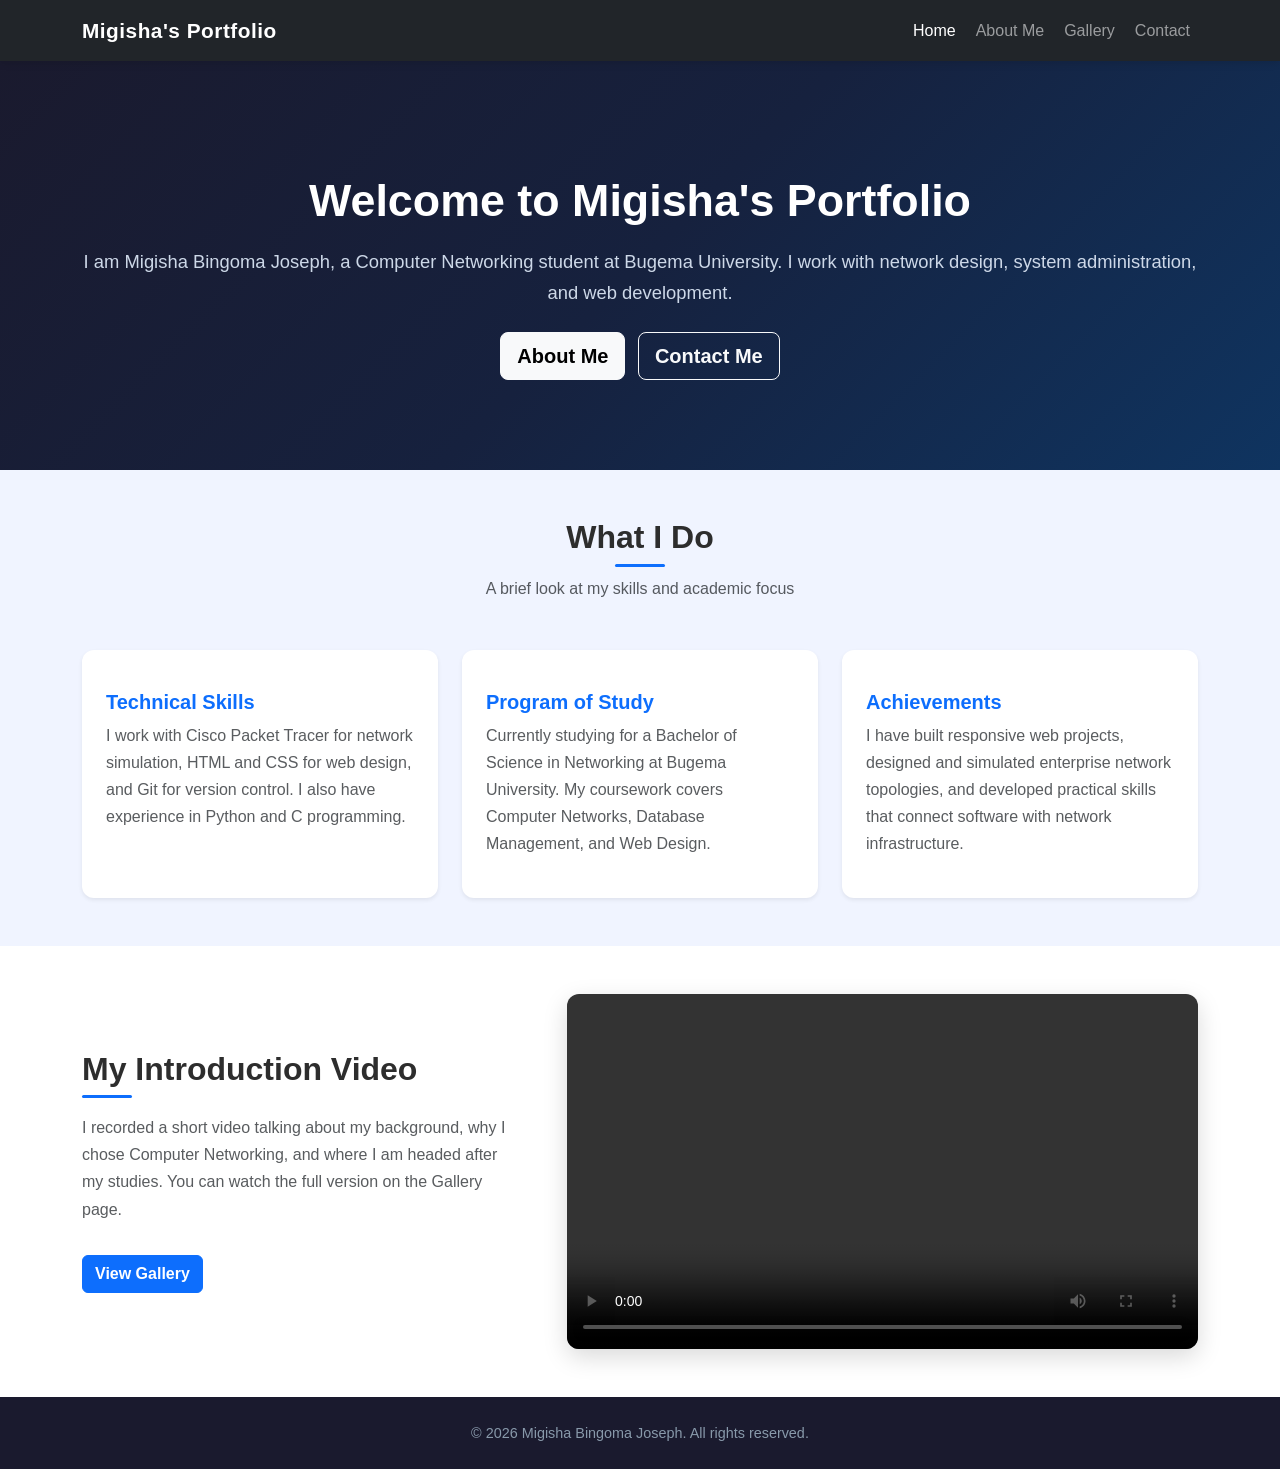
<file: index.html>
<!DOCTYPE html>
<html lang="en">
<head>
    <meta charset="UTF-8">
    <meta name="viewport" content="width=device-width, initial-scale=1.0">
    <title>Home - Migisha's Portfolio</title>
    <link href="https://cdn.jsdelivr.net/npm/bootstrap@5.3.0/dist/css/bootstrap.min.css" rel="stylesheet">
    <link rel="stylesheet" href="style.css">
</head>
<body>

    <nav class="navbar navbar-expand-lg navbar-dark bg-dark sticky-top">
        <div class="container">
            <a class="navbar-brand fw-bold" href="index.html">Migisha's Portfolio</a>
            <button class="navbar-toggler" type="button" data-bs-toggle="collapse" data-bs-target="#navbarNav"
                aria-controls="navbarNav" aria-expanded="false" aria-label="Toggle navigation">
                <span class="navbar-toggler-icon"></span>
            </button>
            <div class="collapse navbar-collapse justify-content-end" id="navbarNav">
                <ul class="navbar-nav gap-1">
                    <li class="nav-item"><a class="nav-link active" href="index.html">Home</a></li>
                    <li class="nav-item"><a class="nav-link" href="about.html">About Me</a></li>
                    <li class="nav-item"><a class="nav-link" href="gallery.html">Gallery</a></li>
                    <li class="nav-item"><a class="nav-link" href="contact.html">Contact</a></li>
                </ul>
            </div>
        </div>
    </nav>

    <!-- Hero -->
    <header class="hero-section text-center">
        <div class="container">
            <h1 class="display-4 fw-bold mb-3">Welcome to Migisha's Portfolio</h1>
            <p class="lead mb-4">
                I am Migisha Bingoma Joseph, a Computer Networking student at Bugema University.
                I work with network design, system administration, and web development.
            </p>
            <a href="about.html" class="btn btn-light btn-lg me-2 fw-semibold">About Me</a>
            <a href="contact.html" class="btn btn-outline-light btn-lg fw-semibold">Contact Me</a>
        </div>
    </header>

    <!-- Overview -->
    <section class="py-5 section-bg">
        <div class="container">
            <div class="text-center mb-5">
                <h2 class="fw-bold">What I Do</h2>
                <p class="text-muted mt-2">A brief look at my skills and academic focus</p>
            </div>
            <div class="row g-4">
                <div class="col-md-4">
                    <div class="card h-100 shadow-sm p-4">
                        <div class="card-body px-0">
                            <h3 class="h5 fw-bold text-primary mb-2">Technical Skills</h3>
                            <p class="card-text text-muted">
                                I work with Cisco Packet Tracer for network simulation, HTML and CSS for
                                web design, and Git for version control. I also have experience in
                                Python and C programming.
                            </p>
                        </div>
                    </div>
                </div>
                <div class="col-md-4">
                    <div class="card h-100 shadow-sm p-4">
                        <div class="card-body px-0">
                            <h3 class="h5 fw-bold text-primary mb-2">Program of Study</h3>
                            <p class="card-text text-muted">
                                Currently studying for a Bachelor of Science in Networking at Bugema
                                University. My coursework covers Computer Networks, Database Management,
                                and Web Design.
                            </p>
                        </div>
                    </div>
                </div>
                <div class="col-md-4">
                    <div class="card h-100 shadow-sm p-4">
                        <div class="card-body px-0">
                            <h3 class="h5 fw-bold text-primary mb-2">Achievements</h3>
                            <p class="card-text text-muted">
                                I have built responsive web projects, designed and simulated enterprise
                                network topologies, and developed practical skills that connect
                                software with network infrastructure.
                            </p>
                        </div>
                    </div>
                </div>
            </div>
        </div>
    </section>

    <!-- Video preview -->
    <section class="py-5 bg-white">
        <div class="container">
            <div class="row align-items-center g-5">
                <div class="col-lg-5">
                    <h2 class="fw-bold mb-3">My Introduction Video</h2>
                    <p class="text-muted">
                        I recorded a short video talking about my background, why I chose Computer
                        Networking, and where I am headed after my studies. You can watch the full
                        version on the Gallery page.
                    </p>
                    <a href="gallery.html" class="btn btn-primary mt-3 fw-semibold">View Gallery</a>
                </div>
                <div class="col-lg-7">
                    <div class="video-wrapper ratio ratio-16x9">
                        <video controls preload="metadata">
                            <source src="WhatsApp Video 2026-10-19 at 17.02.26.mp4" type="video/mp4">
                            Your browser does not support video playback.
                        </video>
                    </div>
                </div>
            </div>
        </div>
    </section>

    <footer class="py-4 text-center">
        <div class="container">
            <p class="mb-0">&copy; 2026 Migisha Bingoma Joseph. All rights reserved.</p>
        </div>
    </footer>

    <script src="https://cdn.jsdelivr.net/npm/bootstrap@5.3.0/dist/js/bootstrap.bundle.min.js"></script>
</body>
</html>
</file>
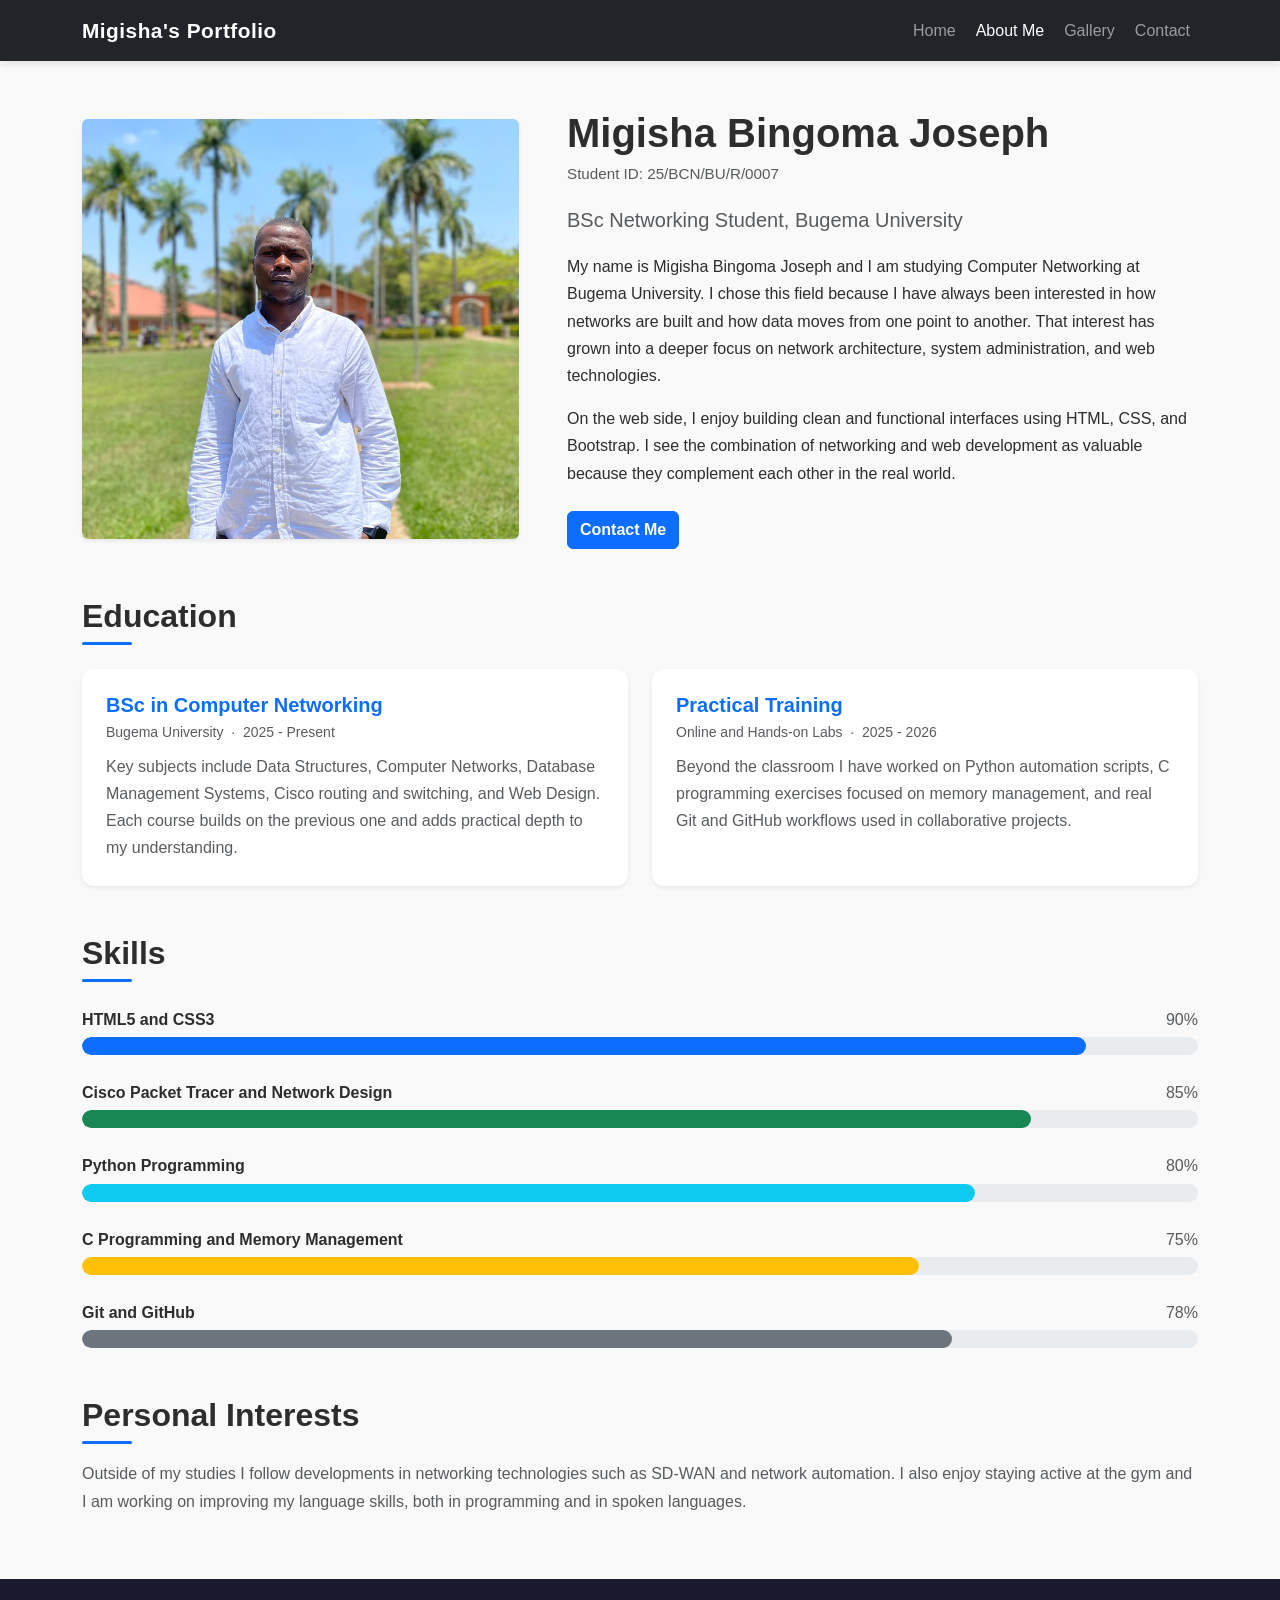
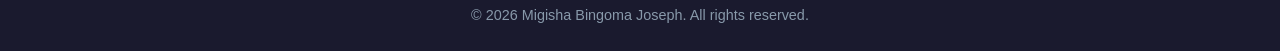
<file: about.html>
<!DOCTYPE html>
<html lang="en">
<head>
    <meta charset="UTF-8">
    <meta name="viewport" content="width=device-width, initial-scale=1.0">
    <title>About Me - Migisha's Portfolio</title>
    <link href="https://cdn.jsdelivr.net/npm/bootstrap@5.3.0/dist/css/bootstrap.min.css" rel="stylesheet">
    <link rel="stylesheet" href="style.css">
</head>
<body>

    <nav class="navbar navbar-expand-lg navbar-dark bg-dark sticky-top">
        <div class="container">
            <a class="navbar-brand fw-bold" href="index.html">Migisha's Portfolio</a>
            <button class="navbar-toggler" type="button" data-bs-toggle="collapse" data-bs-target="#navbarNav"
                aria-controls="navbarNav" aria-expanded="false" aria-label="Toggle navigation">
                <span class="navbar-toggler-icon"></span>
            </button>
            <div class="collapse navbar-collapse justify-content-end" id="navbarNav">
                <ul class="navbar-nav gap-1">
                    <li class="nav-item"><a class="nav-link" href="index.html">Home</a></li>
                    <li class="nav-item"><a class="nav-link active" href="about.html">About Me</a></li>
                    <li class="nav-item"><a class="nav-link" href="gallery.html">Gallery</a></li>
                    <li class="nav-item"><a class="nav-link" href="contact.html">Contact</a></li>
                </ul>
            </div>
        </div>
    </nav>

    <main class="container py-5">

        <!-- Profile -->
        <section class="row align-items-center mb-5 g-5">
            <div class="col-lg-5">
                <img src="WhatsApp Image 2026-09-28 at 08.32.30.jpeg"
                     alt="Migisha Bingoma Joseph"
                     class="img-fluid rounded shadow-sm w-100"
                     style="max-height: 420px; object-fit: cover;">
            </div>
            <div class="col-lg-7">
                <h1 class="fw-bold mb-1">Migisha Bingoma Joseph</h1>
                <p class="text-muted mb-3" style="font-size: 0.95rem;">Student ID: 25/BCN/BU/R/0007</p>
                <p class="lead text-muted mb-3">BSc Networking Student, Bugema University</p>
                <p>
                    My name is Migisha Bingoma Joseph and I am studying Computer Networking at
                    Bugema University. I chose this field because I have always been interested
                    in how networks are built and how data moves from one point to another.
                    That interest has grown into a deeper focus on network architecture,
                    system administration, and web technologies.
                </p>
                <p>
                    On the web side, I enjoy building clean and functional interfaces using
                    HTML, CSS, and Bootstrap. I see the combination of networking and web
                    development as valuable because they complement each other in the real world.
                </p>
                <a href="contact.html" class="btn btn-primary mt-2 fw-semibold">Contact Me</a>
            </div>
        </section>

        <!-- Education -->
        <section class="mb-5">
            <h2 class="fw-bold mb-4">Education</h2>
            <div class="row g-4">
                <div class="col-md-6">
                    <div class="card p-4 shadow-sm h-100">
                        <h3 class="h5 text-primary fw-bold mb-1">BSc in Computer Networking</h3>
                        <p class="text-muted small mb-2">Bugema University &nbsp;&middot;&nbsp; 2025 - Present</p>
                        <p class="mb-0 text-muted">
                            Key subjects include Data Structures, Computer Networks, Database Management
                            Systems, Cisco routing and switching, and Web Design. Each course builds
                            on the previous one and adds practical depth to my understanding.
                        </p>
                    </div>
                </div>
                <div class="col-md-6">
                    <div class="card p-4 shadow-sm h-100">
                        <h3 class="h5 text-primary fw-bold mb-1">Practical Training</h3>
                        <p class="text-muted small mb-2">Online and Hands-on Labs &nbsp;&middot;&nbsp; 2025 - 2026</p>
                        <p class="mb-0 text-muted">
                            Beyond the classroom I have worked on Python automation scripts,
                            C programming exercises focused on memory management, and real
                            Git and GitHub workflows used in collaborative projects.
                        </p>
                    </div>
                </div>
            </div>
        </section>

        <!-- Skills -->
        <section class="mb-5">
            <h2 class="fw-bold mb-4">Skills</h2>

            <div class="mb-4">
                <div class="d-flex justify-content-between mb-1">
                    <span class="fw-semibold">HTML5 and CSS3</span>
                    <span class="text-muted">90%</span>
                </div>
                <div class="progress" style="height: 18px;">
                    <div class="progress-bar bg-primary" role="progressbar" style="width: 90%;"
                         aria-valuenow="90" aria-valuemin="0" aria-valuemax="100"></div>
                </div>
            </div>

            <div class="mb-4">
                <div class="d-flex justify-content-between mb-1">
                    <span class="fw-semibold">Cisco Packet Tracer and Network Design</span>
                    <span class="text-muted">85%</span>
                </div>
                <div class="progress" style="height: 18px;">
                    <div class="progress-bar bg-success" role="progressbar" style="width: 85%;"
                         aria-valuenow="85" aria-valuemin="0" aria-valuemax="100"></div>
                </div>
            </div>

            <div class="mb-4">
                <div class="d-flex justify-content-between mb-1">
                    <span class="fw-semibold">Python Programming</span>
                    <span class="text-muted">80%</span>
                </div>
                <div class="progress" style="height: 18px;">
                    <div class="progress-bar bg-info" role="progressbar" style="width: 80%;"
                         aria-valuenow="80" aria-valuemin="0" aria-valuemax="100"></div>
                </div>
            </div>

            <div class="mb-4">
                <div class="d-flex justify-content-between mb-1">
                    <span class="fw-semibold">C Programming and Memory Management</span>
                    <span class="text-muted">75%</span>
                </div>
                <div class="progress" style="height: 18px;">
                    <div class="progress-bar bg-warning" role="progressbar" style="width: 75%;"
                         aria-valuenow="75" aria-valuemin="0" aria-valuemax="100"></div>
                </div>
            </div>

            <div class="mb-4">
                <div class="d-flex justify-content-between mb-1">
                    <span class="fw-semibold">Git and GitHub</span>
                    <span class="text-muted">78%</span>
                </div>
                <div class="progress" style="height: 18px;">
                    <div class="progress-bar bg-secondary" role="progressbar" style="width: 78%;"
                         aria-valuenow="78" aria-valuemin="0" aria-valuemax="100"></div>
                </div>
            </div>
        </section>

        <!-- Interests -->
        <section>
            <h2 class="fw-bold mb-3">Personal Interests</h2>
            <p class="text-muted">
                Outside of my studies I follow developments in networking technologies such as
                SD-WAN and network automation. I also enjoy staying active at the gym and I am
                working on improving my language skills, both in programming and in spoken languages.
            </p>
        </section>

    </main>

    <footer class="py-4 text-center">
        <div class="container">
            <p class="mb-0">&copy; 2026 Migisha Bingoma Joseph. All rights reserved.</p>
        </div>
    </footer>

    <script src="https://cdn.jsdelivr.net/npm/bootstrap@5.3.0/dist/js/bootstrap.bundle.min.js"></script>
</body>
</html>
</file>
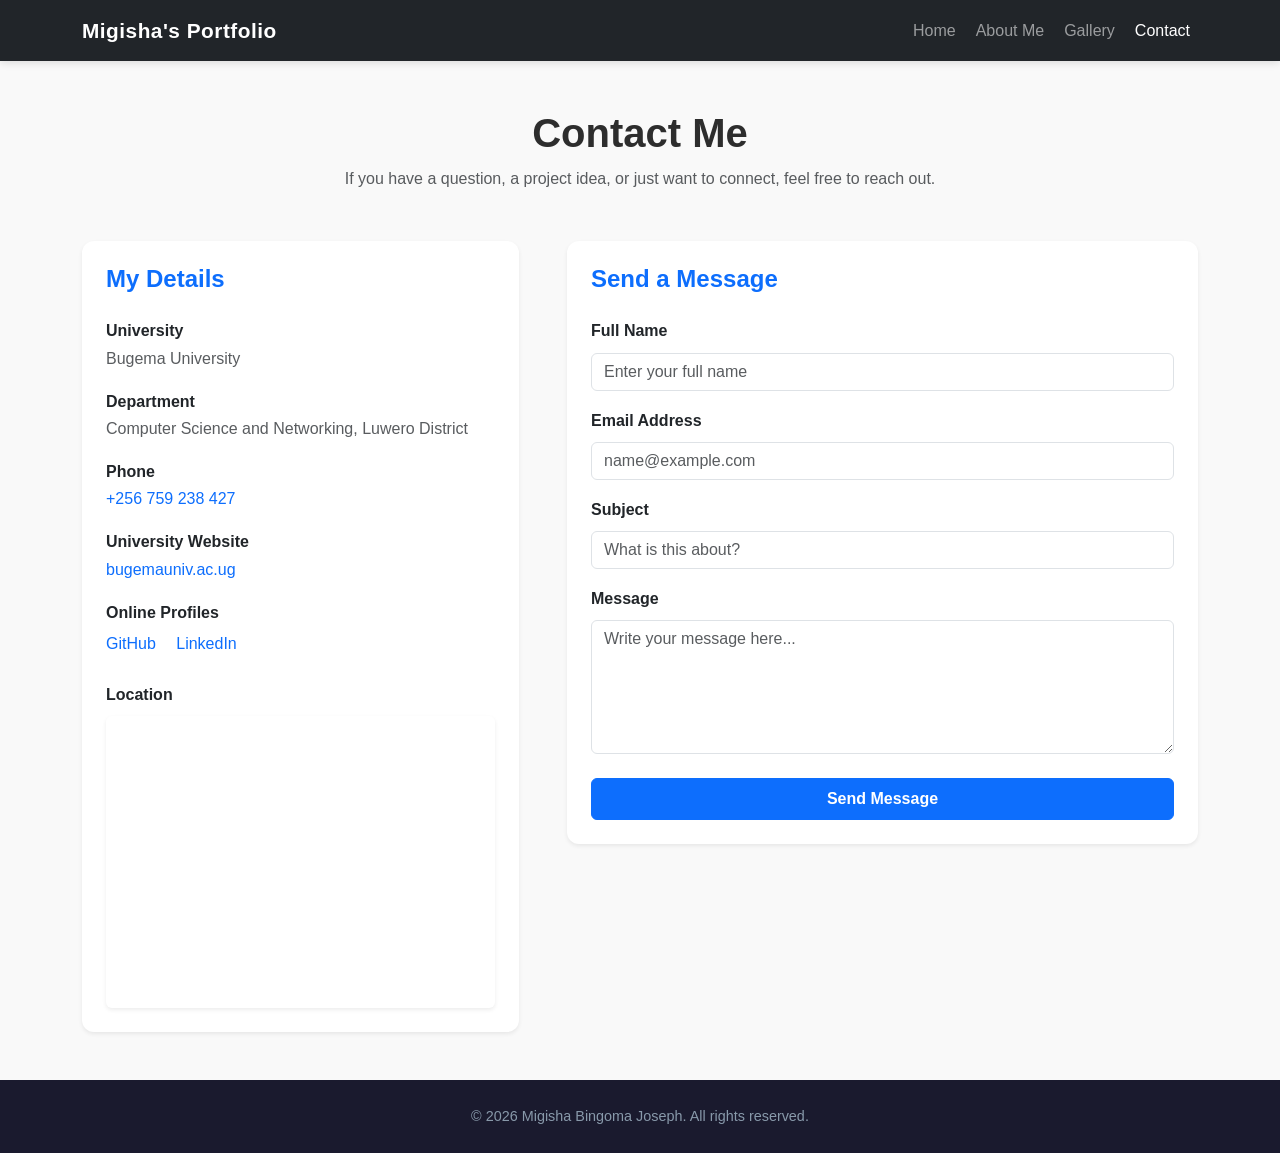
<file: contact.html>
<!DOCTYPE html>
<html lang="en">
<head>
    <meta charset="UTF-8">
    <meta name="viewport" content="width=device-width, initial-scale=1.0">
    <title>Contact - Migisha's Portfolio</title>
    <link href="https://cdn.jsdelivr.net/npm/bootstrap@5.3.0/dist/css/bootstrap.min.css" rel="stylesheet">
    <link rel="stylesheet" href="style.css">
</head>
<body>

    <nav class="navbar navbar-expand-lg navbar-dark bg-dark sticky-top">
        <div class="container">
            <a class="navbar-brand fw-bold" href="index.html">Migisha's Portfolio</a>
            <button class="navbar-toggler" type="button" data-bs-toggle="collapse" data-bs-target="#navbarNav"
                aria-controls="navbarNav" aria-expanded="false" aria-label="Toggle navigation">
                <span class="navbar-toggler-icon"></span>
            </button>
            <div class="collapse navbar-collapse justify-content-end" id="navbarNav">
                <ul class="navbar-nav gap-1">
                    <li class="nav-item"><a class="nav-link" href="index.html">Home</a></li>
                    <li class="nav-item"><a class="nav-link" href="about.html">About Me</a></li>
                    <li class="nav-item"><a class="nav-link" href="gallery.html">Gallery</a></li>
                    <li class="nav-item"><a class="nav-link active" href="contact.html">Contact</a></li>
                </ul>
            </div>
        </div>
    </nav>

    <main class="container py-5">

        <div class="text-center mb-5">
            <h1 class="fw-bold">Contact Me</h1>
            <p class="text-muted mt-2">
                If you have a question, a project idea, or just want to connect, feel free to reach out.
            </p>
        </div>

        <div class="row g-5">

            <!-- Contact details -->
            <div class="col-lg-5">
                <div class="card p-4 shadow-sm h-100">
                    <h2 class="h4 fw-bold text-primary mb-4">My Details</h2>

                    <p class="mb-3">
                        <span class="fw-semibold d-block">University</span>
                        <span class="text-muted">Bugema University</span>
                    </p>
                    <p class="mb-3">
                        <span class="fw-semibold d-block">Department</span>
                        <span class="text-muted">Computer Science and Networking, Luwero District</span>
                    </p>
                    <p class="mb-3">
                        <span class="fw-semibold d-block">Phone</span>
                        <a href="tel:+256759238427" class="text-decoration-none">+256 759 238 427</a>
                    </p>
                    <p class="mb-3">
                        <span class="fw-semibold d-block">University Website</span>
                        <a href="http://bugemauniv.ac.ug" target="_blank" rel="noopener"
                           class="text-decoration-none">bugemauniv.ac.ug</a>
                    </p>
                    <p class="mb-4">
                        <span class="fw-semibold d-block mb-1">Online Profiles</span>
                        <a href="https://github.com" target="_blank" rel="noopener"
                           class="text-decoration-none me-3">GitHub</a>
                        <a href="https://linkedin.com" target="_blank" rel="noopener"
                           class="text-decoration-none">LinkedIn</a>
                    </p>

                    <div class="mt-auto">
                        <span class="fw-semibold d-block mb-2">Location</span>
                        <div class="ratio ratio-4x3 rounded overflow-hidden shadow-sm">
                            <iframe
                                src="https://www.google.com/maps/embed?pb=!1m18!1m12!1m3!1d63821.12388427812!2d32.539626!3d0.5706!2m3!1f0!2f0!3f0!3m2!1i1024!2i768!4f13.1!3m3!1m2!1s0x177b6b0e0e0e0e0f%3A0x1a2b3c4d5e6f7a8b!2sBugema%20University!5e0!3m2!1sen!2sug!4v1697000000000"
                                style="border:0;"
                                allowfullscreen=""
                                loading="lazy"
                                referrerpolicy="no-referrer-when-downgrade"
                                title="Bugema University on map">
                            </iframe>
                        </div>
                    </div>
                </div>
            </div>

            <!-- Contact form -->
            <div class="col-lg-7">
                <div class="card p-4 shadow-sm">
                    <h2 class="h4 fw-bold text-primary mb-4">Send a Message</h2>
                    <form id="contactForm" novalidate>
                        <div class="mb-3">
                            <label for="fullName" class="form-label fw-semibold">Full Name</label>
                            <input type="text" class="form-control" id="fullName"
                                   placeholder="Enter your full name" required>
                            <div class="invalid-feedback">Please enter your name.</div>
                        </div>
                        <div class="mb-3">
                            <label for="emailAddress" class="form-label fw-semibold">Email Address</label>
                            <input type="email" class="form-control" id="emailAddress"
                                   placeholder="name@example.com" required>
                            <div class="invalid-feedback">Please enter a valid email address.</div>
                        </div>
                        <div class="mb-3">
                            <label for="subject" class="form-label fw-semibold">Subject</label>
                            <input type="text" class="form-control" id="subject"
                                   placeholder="What is this about?" required>
                            <div class="invalid-feedback">Please add a subject.</div>
                        </div>
                        <div class="mb-4">
                            <label for="message" class="form-label fw-semibold">Message</label>
                            <textarea class="form-control" id="message" rows="5"
                                      placeholder="Write your message here..." required></textarea>
                            <div class="invalid-feedback">Please write a message.</div>
                        </div>
                        <button type="submit" class="btn btn-primary w-100 py-2 fw-semibold">
                            Send Message
                        </button>
                        <div id="formSuccess" class="alert alert-success mt-3 d-none" role="alert">
                            Your message has been sent. I will get back to you as soon as possible.
                        </div>
                    </form>
                </div>
            </div>

        </div>
    </main>

    <footer class="py-4 text-center">
        <div class="container">
            <p class="mb-0">&copy; 2026 Migisha Bingoma Joseph. All rights reserved.</p>
        </div>
    </footer>

    <script src="https://cdn.jsdelivr.net/npm/bootstrap@5.3.0/dist/js/bootstrap.bundle.min.js"></script>
    <script>
        const form = document.getElementById('contactForm');
        form.addEventListener('submit', function (e) {
            e.preventDefault();
            if (!form.checkValidity()) {
                form.classList.add('was-validated');
                return;
            }
            form.classList.remove('was-validated');
            form.reset();
            document.getElementById('formSuccess').classList.remove('d-none');
        });
    </script>
</body>
</html>
</file>
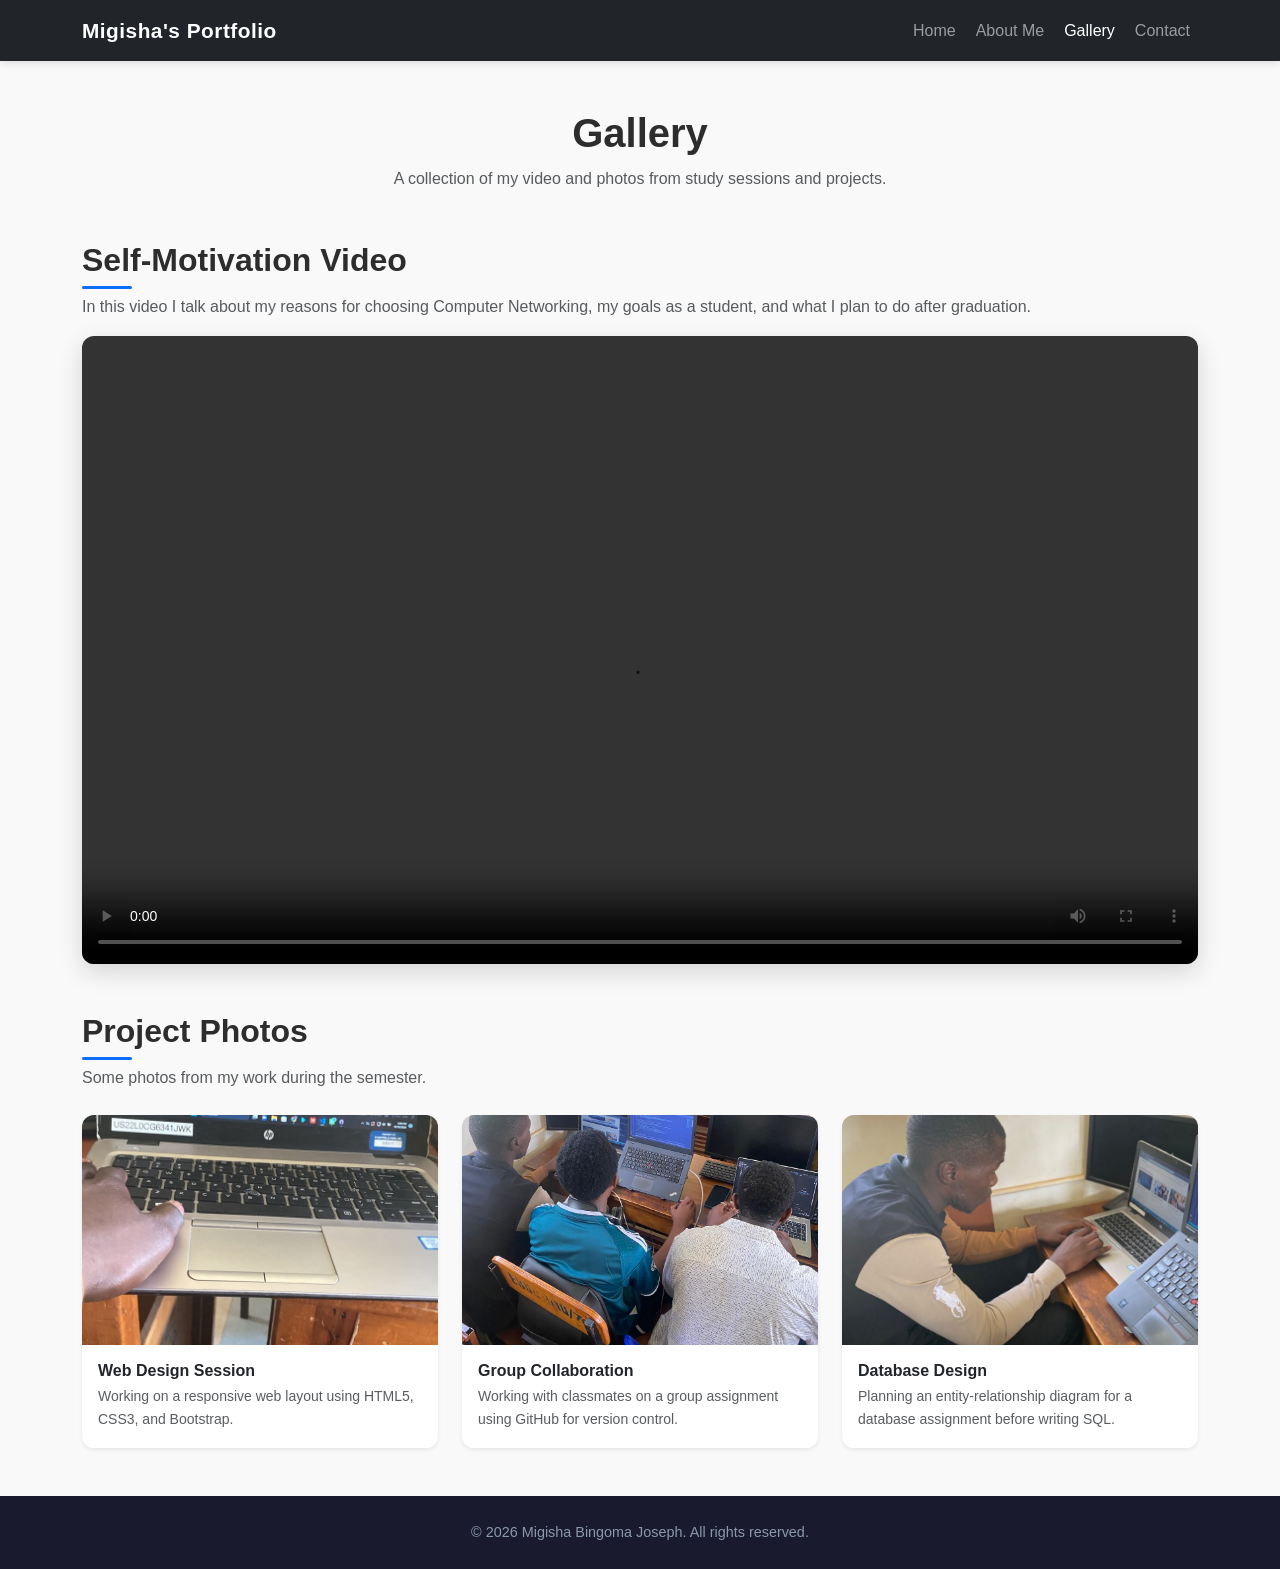
<file: gallery.html>
<!DOCTYPE html>
<html lang="en">
<head>
    <meta charset="UTF-8">
    <meta name="viewport" content="width=device-width, initial-scale=1.0">
    <title>Gallery - Migisha's Portfolio</title>
    <link href="https://cdn.jsdelivr.net/npm/bootstrap@5.3.0/dist/css/bootstrap.min.css" rel="stylesheet">
    <link rel="stylesheet" href="style.css">
</head>
<body>

    <nav class="navbar navbar-expand-lg navbar-dark bg-dark sticky-top">
        <div class="container">
            <a class="navbar-brand fw-bold" href="index.html">Migisha's Portfolio</a>
            <button class="navbar-toggler" type="button" data-bs-toggle="collapse" data-bs-target="#navbarNav"
                aria-controls="navbarNav" aria-expanded="false" aria-label="Toggle navigation">
                <span class="navbar-toggler-icon"></span>
            </button>
            <div class="collapse navbar-collapse justify-content-end" id="navbarNav">
                <ul class="navbar-nav gap-1">
                    <li class="nav-item"><a class="nav-link" href="index.html">Home</a></li>
                    <li class="nav-item"><a class="nav-link" href="about.html">About Me</a></li>
                    <li class="nav-item"><a class="nav-link active" href="gallery.html">Gallery</a></li>
                    <li class="nav-item"><a class="nav-link" href="contact.html">Contact</a></li>
                </ul>
            </div>
        </div>
    </nav>

    <main class="container py-5">

        <div class="text-center mb-5">
            <h1 class="fw-bold">Gallery</h1>
            <p class="text-muted mt-2">A collection of my video and photos from study sessions and projects.</p>
        </div>

        <!-- Video -->
        <section class="mb-5">
            <h2 class="fw-bold mb-1">Self-Motivation Video</h2>
            <p class="text-muted mb-3">
                In this video I talk about my reasons for choosing Computer Networking,
                my goals as a student, and what I plan to do after graduation.
            </p>
            <div class="video-wrapper ratio ratio-16x9">
                <video controls preload="metadata">
                    <source src="WhatsApp Video 2026-10-19 at 17.02.26.mp4" type="video/mp4">
                    Your browser does not support HTML5 video.
                </video>
            </div>
        </section>

        <!-- Photos -->
        <section>
            <h2 class="fw-bold mb-1">Project Photos</h2>
            <p class="text-muted mb-4">Some photos from my work during the semester.</p>
            <div class="row g-4">
                <div class="col-md-4">
                    <div class="card shadow-sm h-100">
                        <img src="WhatsApp Image 2026-10-19 at 16.56.46.jpeg"
                             class="gallery-img"
                             alt="Web design workspace">
                        <div class="card-body">
                            <h3 class="h6 fw-bold card-title mb-1">Web Design Session</h3>
                            <p class="card-text small text-muted">
                                Working on a responsive web layout using HTML5, CSS3, and Bootstrap.
                            </p>
                        </div>
                    </div>
                </div>
                <div class="col-md-4">
                    <div class="card shadow-sm h-100">
                        <img src="WhatsApp Image 2026-10-19 at 09.01.03.jpeg"
                             class="gallery-img"
                             alt="Group project collaboration">
                        <div class="card-body">
                            <h3 class="h6 fw-bold card-title mb-1">Group Collaboration</h3>
                            <p class="card-text small text-muted">
                                Working with classmates on a group assignment using GitHub for version control.
                            </p>
                        </div>
                    </div>
                </div>
                <div class="col-md-4">
                    <div class="card shadow-sm h-100">
                        <img src="WhatsApp Image 2026-10-19 at 09.03.55.jpeg"
                             class="gallery-img"
                             alt="Database design work">
                        <div class="card-body">
                            <h3 class="h6 fw-bold card-title mb-1">Database Design</h3>
                            <p class="card-text small text-muted">
                                Planning an entity-relationship diagram for a database assignment before writing SQL.
                            </p>
                        </div>
                    </div>
                </div>
            </div>
        </section>

    </main>

    <footer class="py-4 text-center">
        <div class="container">
            <p class="mb-0">&copy; 2026 Migisha Bingoma Joseph. All rights reserved.</p>
        </div>
    </footer>

    <script src="https://cdn.jsdelivr.net/npm/bootstrap@5.3.0/dist/js/bootstrap.bundle.min.js"></script>
</body>
</html>
</file>
<file: style.css>
/* =============================================
   Migisha's Portfolio — Main Stylesheet
   ============================================= */

/* Base */
* {
    margin: 0;
    padding: 0;
    box-sizing: border-box;
}

body {
    font-family: 'Segoe UI', Tahoma, Geneva, Verdana, sans-serif;
    color: #2d2d2d;
    background-color: #f9f9f9;
    scroll-behavior: smooth;
    line-height: 1.7;
}

/* ── Navbar ── */
.navbar {
    box-shadow: 0 2px 8px rgba(0, 0, 0, 0.12);
}

.navbar-brand {
    font-size: 1.3rem;
    letter-spacing: 0.5px;
}

.nav-link {
    font-weight: 500;
    transition: color 0.2s;
}

.nav-link:hover {
    color: #0d6efd !important;
}

/* ── Hero Section ── */
.hero-section {
    background: linear-gradient(135deg, #1a1a2e 0%, #16213e 50%, #0f3460 100%);
    color: #ffffff;
    padding: 110px 0 90px;
}

.hero-section h1 {
    font-size: 2.8rem;
    line-height: 1.3;
}

.hero-section p.lead {
    color: #cdd8e8;
    font-size: 1.15rem;
}

/* ── Cards ── */
.card {
    transition: transform 0.3s ease, box-shadow 0.3s ease;
    border: none;
    border-radius: 12px;
    background-color: #ffffff;
}

.card:hover {
    transform: translateY(-6px);
    box-shadow: 0 12px 28px rgba(0, 0, 0, 0.1);
}

/* ── Progress Bars ── */
.progress {
    border-radius: 50px;
    background-color: #e9ecef;
}

.progress-bar {
    border-radius: 50px;
    font-size: 0.8rem;
    font-weight: 600;
    line-height: 20px;
}

/* ── Gallery Images ── */
.gallery-img {
    height: 230px;
    width: 100%;
    object-fit: cover;
    border-top-left-radius: 12px;
    border-top-right-radius: 12px;
}

/* ── Video Section ── */
.video-wrapper {
    border-radius: 12px;
    overflow: hidden;
    box-shadow: 0 8px 24px rgba(0, 0, 0, 0.15);
}

/* ── Section Headings ── */
section h2 {
    position: relative;
    padding-bottom: 10px;
}

section h2::after {
    content: '';
    position: absolute;
    bottom: 0;
    left: 0;
    width: 50px;
    height: 3px;
    background-color: #0d6efd;
    border-radius: 2px;
}

.text-center h2::after {
    left: 50%;
    transform: translateX(-50%);
}

/* ── Contact Form ── */
.form-control:focus {
    border-color: #0d6efd;
    box-shadow: 0 0 0 0.2rem rgba(13, 110, 253, 0.15);
}

/* ── Footer ── */
footer {
    background-color: #1a1a2e;
    color: #8899aa;
    font-size: 0.9rem;
}

footer a {
    color: #8899aa;
    text-decoration: none;
}

footer a:hover {
    color: #ffffff;
}

/* ── Utility ── */
.section-bg {
    background-color: #f0f4ff;
}

.text-primary {
    color: #0d6efd !important;
}

.btn-primary {
    background-color: #0d6efd;
    border-color: #0d6efd;
}

.btn-primary:hover {
    background-color: #0b5ed7;
    border-color: #0b5ed7;
}
</file>
